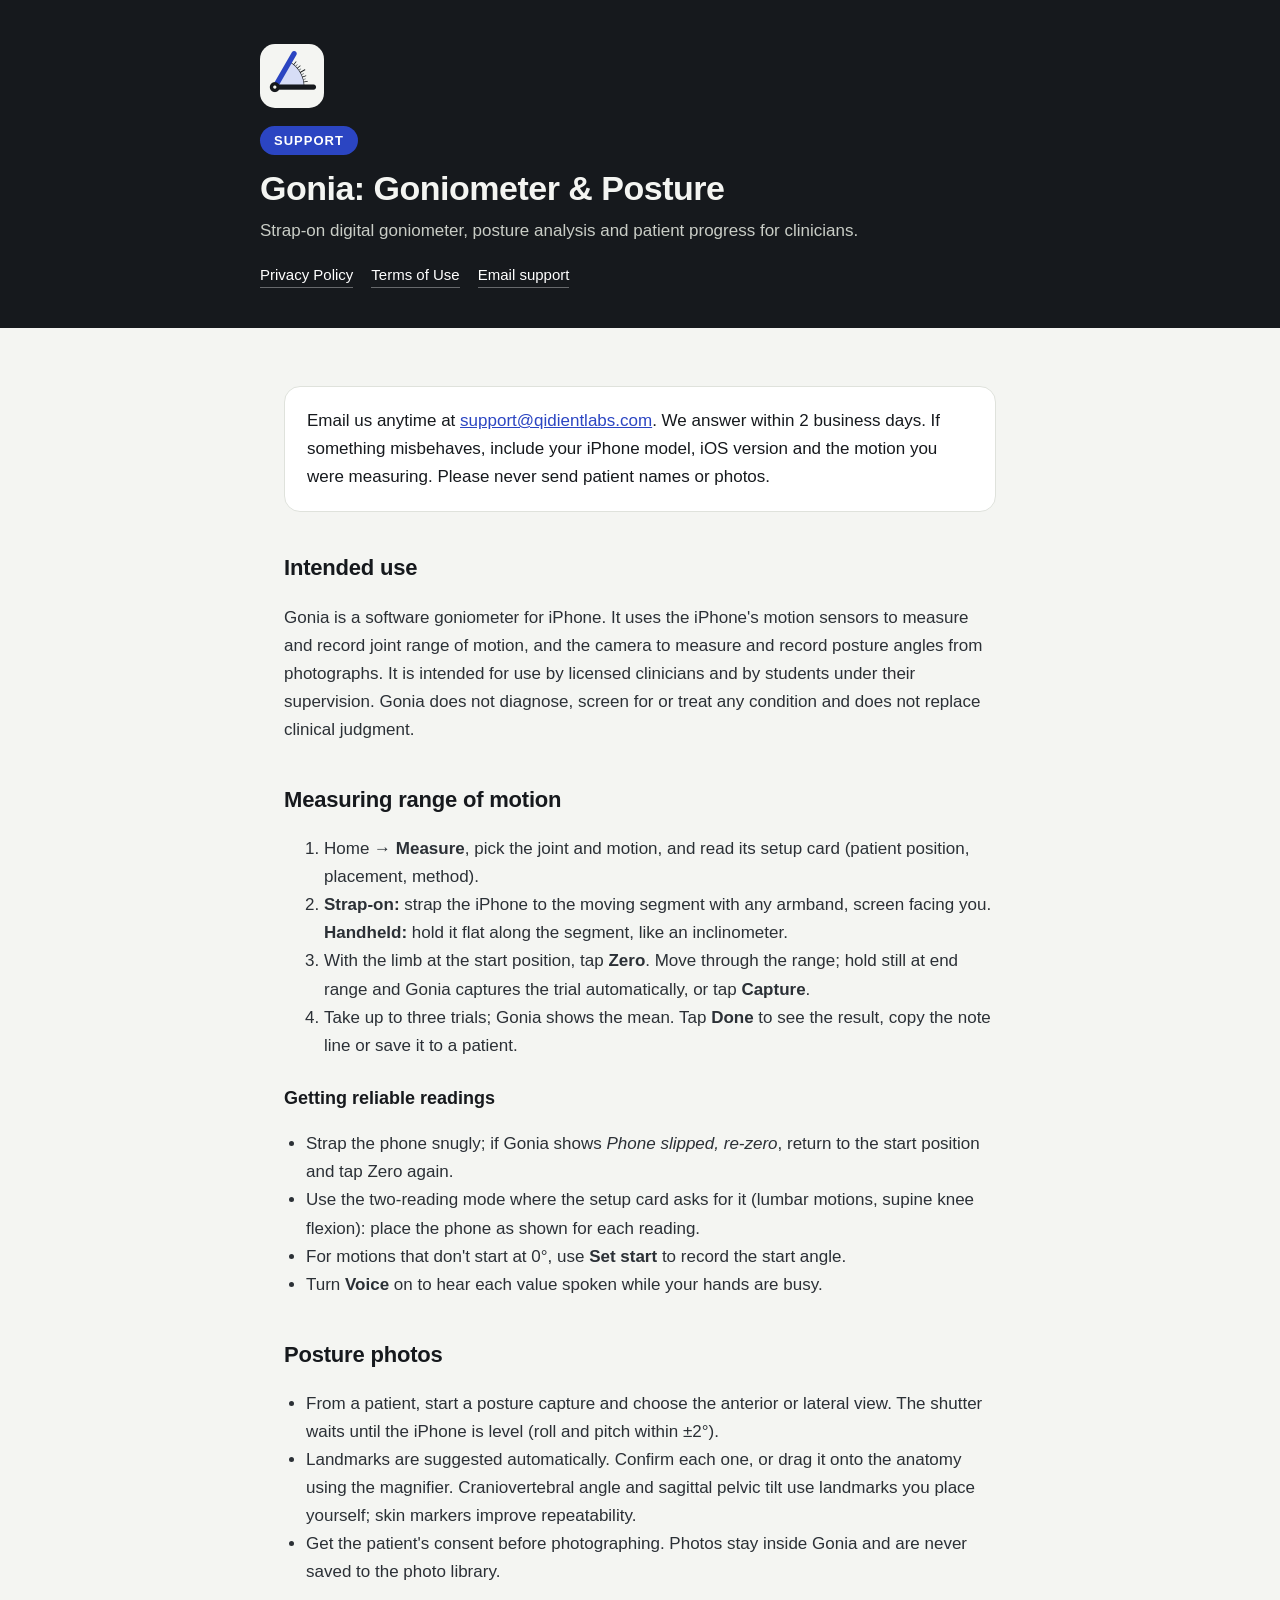
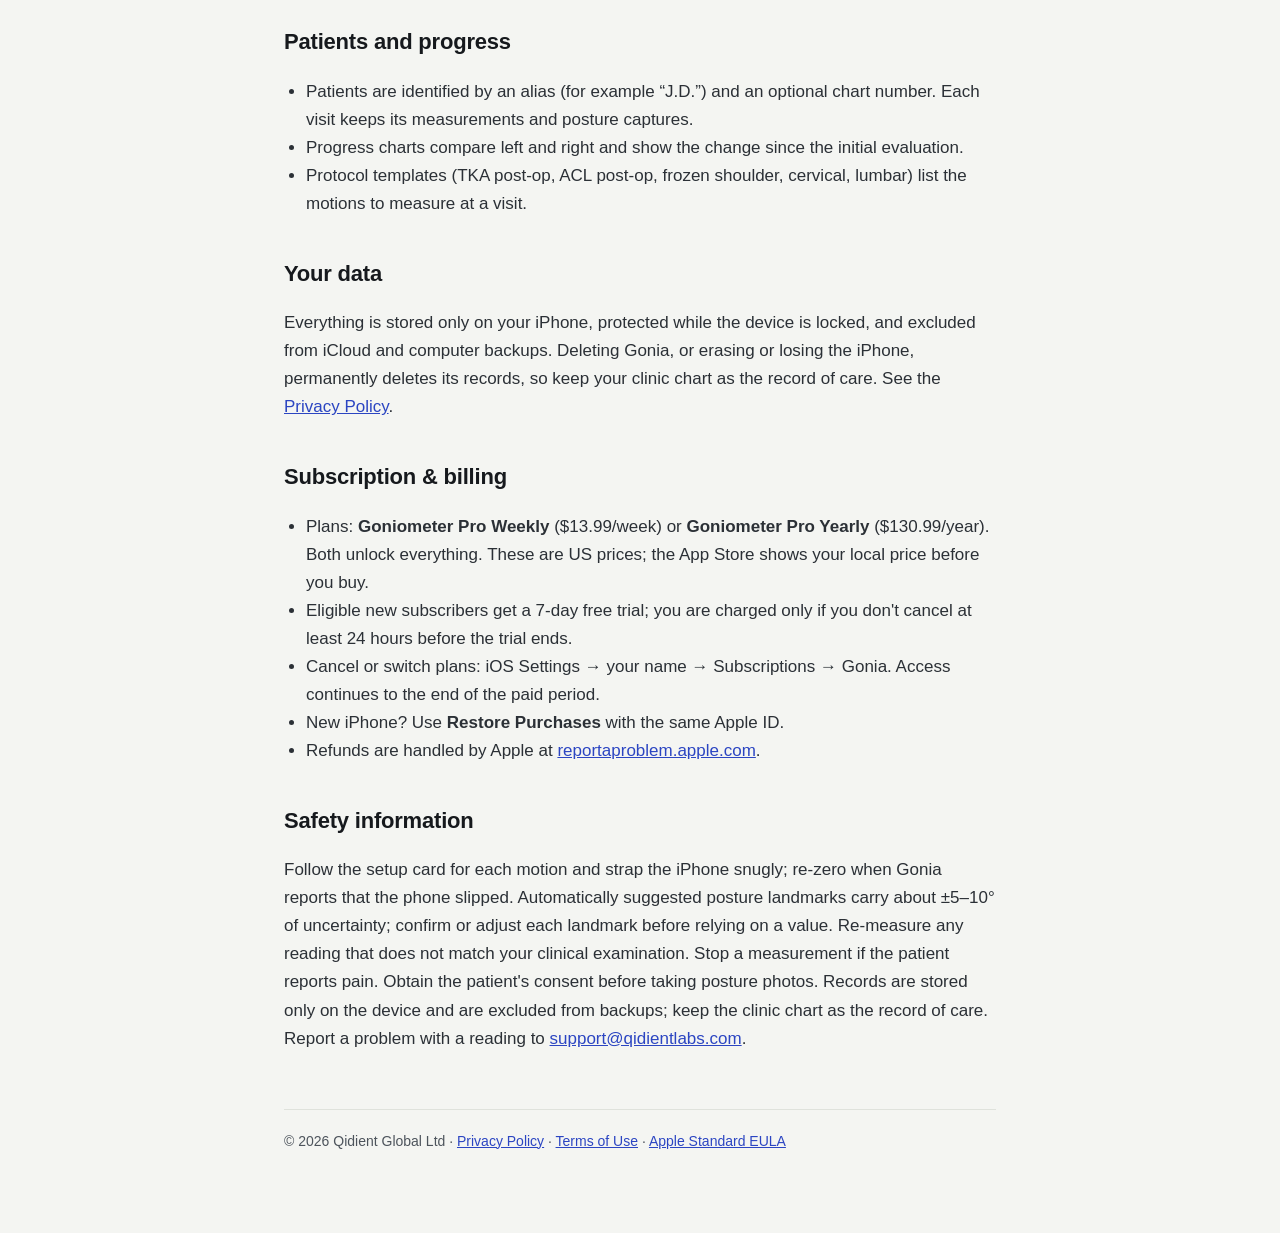
<file: index.html>
<!DOCTYPE html>
<html lang="en">
<head>
<meta charset="utf-8">
<meta name="viewport" content="width=device-width, initial-scale=1">
<title>Support — Gonia: Goniometer &amp; Posture</title>
<meta name="description" content="Support and instructions for Gonia, the strap-on digital goniometer and posture analysis app for physical therapists and chiropractors.">
<link rel="stylesheet" href="styles.css">
</head>
<body>
<header><div class="wrap">
  <img src="icon.png" alt="Gonia app icon">
  <span class="pill">SUPPORT</span>
  <h1>Gonia: Goniometer &amp; Posture</h1>
  <p>Strap-on digital goniometer, posture analysis and patient progress for clinicians.</p>
  <nav class="top"><a href="privacy.html">Privacy Policy</a><a href="terms.html">Terms of Use</a><a href="mailto:support@qidientlabs.com">Email support</a></nav>
</div></header>
<main>
  <div class="card">Email us anytime at <a href="mailto:support@qidientlabs.com">support@qidientlabs.com</a>.
  We answer within 2 business days. If something misbehaves, include your iPhone model, iOS version
  and the motion you were measuring. Please never send patient names or photos.</div>

  <h2>Intended use</h2>
  <p>Gonia is a software goniometer for iPhone. It uses the iPhone's motion sensors to measure and
  record joint range of motion, and the camera to measure and record posture angles from
  photographs. It is intended for use by licensed clinicians and by students under their
  supervision. Gonia does not diagnose, screen for or treat any condition and does not replace
  clinical judgment.</p>

  <h2>Measuring range of motion</h2>
  <ol>
    <li>Home → <strong>Measure</strong>, pick the joint and motion, and read its setup card (patient
    position, placement, method).</li>
    <li><strong>Strap-on:</strong> strap the iPhone to the moving segment with any armband, screen
    facing you. <strong>Handheld:</strong> hold it flat along the segment, like an inclinometer.</li>
    <li>With the limb at the start position, tap <strong>Zero</strong>. Move through the range; hold
    still at end range and Gonia captures the trial automatically, or tap <strong>Capture</strong>.</li>
    <li>Take up to three trials; Gonia shows the mean. Tap <strong>Done</strong> to see the result,
    copy the note line or save it to a patient.</li>
  </ol>
  <h3>Getting reliable readings</h3>
  <ul>
    <li>Strap the phone snugly; if Gonia shows <em>Phone slipped, re-zero</em>, return to the start
    position and tap Zero again.</li>
    <li>Use the two-reading mode where the setup card asks for it (lumbar motions, supine knee
    flexion): place the phone as shown for each reading.</li>
    <li>For motions that don't start at 0°, use <strong>Set start</strong> to record the start
    angle.</li>
    <li>Turn <strong>Voice</strong> on to hear each value spoken while your hands are busy.</li>
  </ul>

  <h2>Posture photos</h2>
  <ul>
    <li>From a patient, start a posture capture and choose the anterior or lateral view. The shutter
    waits until the iPhone is level (roll and pitch within ±2°).</li>
    <li>Landmarks are suggested automatically. Confirm each one, or drag it onto the anatomy using
    the magnifier. Craniovertebral angle and sagittal pelvic tilt use landmarks you place yourself;
    skin markers improve repeatability.</li>
    <li>Get the patient's consent before photographing. Photos stay inside Gonia and are never saved
    to the photo library.</li>
  </ul>

  <h2>Patients and progress</h2>
  <ul>
    <li>Patients are identified by an alias (for example “J.D.”) and an optional chart number. Each
    visit keeps its measurements and posture captures.</li>
    <li>Progress charts compare left and right and show the change since the initial evaluation.</li>
    <li>Protocol templates (TKA post-op, ACL post-op, frozen shoulder, cervical, lumbar) list the
    motions to measure at a visit.</li>
  </ul>

  <h2>Your data</h2>
  <p>Everything is stored only on your iPhone, protected while the device is locked, and excluded
  from iCloud and computer backups. Deleting Gonia, or erasing or losing the iPhone, permanently
  deletes its records, so keep your clinic chart as the record of care. See the
  <a href="privacy.html">Privacy Policy</a>.</p>

  <h2>Subscription &amp; billing</h2>
  <ul>
    <li>Plans: <strong>Goniometer Pro Weekly</strong> ($13.99/week) or <strong>Goniometer Pro
    Yearly</strong> ($130.99/year). Both unlock everything. These are US prices; the App Store shows
    your local price before you buy.</li>
    <li>Eligible new subscribers get a 7-day free trial; you are charged only if you don't cancel at
    least 24 hours before the trial ends.</li>
    <li>Cancel or switch plans: iOS Settings → your name → Subscriptions → Gonia. Access continues to
    the end of the paid period.</li>
    <li>New iPhone? Use <strong>Restore Purchases</strong> with the same Apple ID.</li>
    <li>Refunds are handled by Apple at <a href="https://reportaproblem.apple.com">reportaproblem.apple.com</a>.</li>
  </ul>

  <h2>Safety information</h2>
  <p>Follow the setup card for each motion and strap the iPhone snugly; re-zero when Gonia reports
  that the phone slipped. Automatically suggested posture landmarks carry about ±5–10° of
  uncertainty; confirm or adjust each landmark before relying on a value. Re-measure any reading
  that does not match your clinical examination. Stop a measurement if the patient reports pain.
  Obtain the patient's consent before taking posture photos. Records are stored only on the device
  and are excluded from backups; keep the clinic chart as the record of care. Report a problem with
  a reading to <a href="mailto:support@qidientlabs.com">support@qidientlabs.com</a>.</p>

  <footer>© 2026 Qidient Global Ltd · <a href="privacy.html">Privacy Policy</a> ·
  <a href="terms.html">Terms of Use</a> ·
  <a href="https://www.apple.com/legal/internet-services/itunes/dev/stdeula/">Apple Standard EULA</a></footer>
</main>
</body>
</html>
</file>
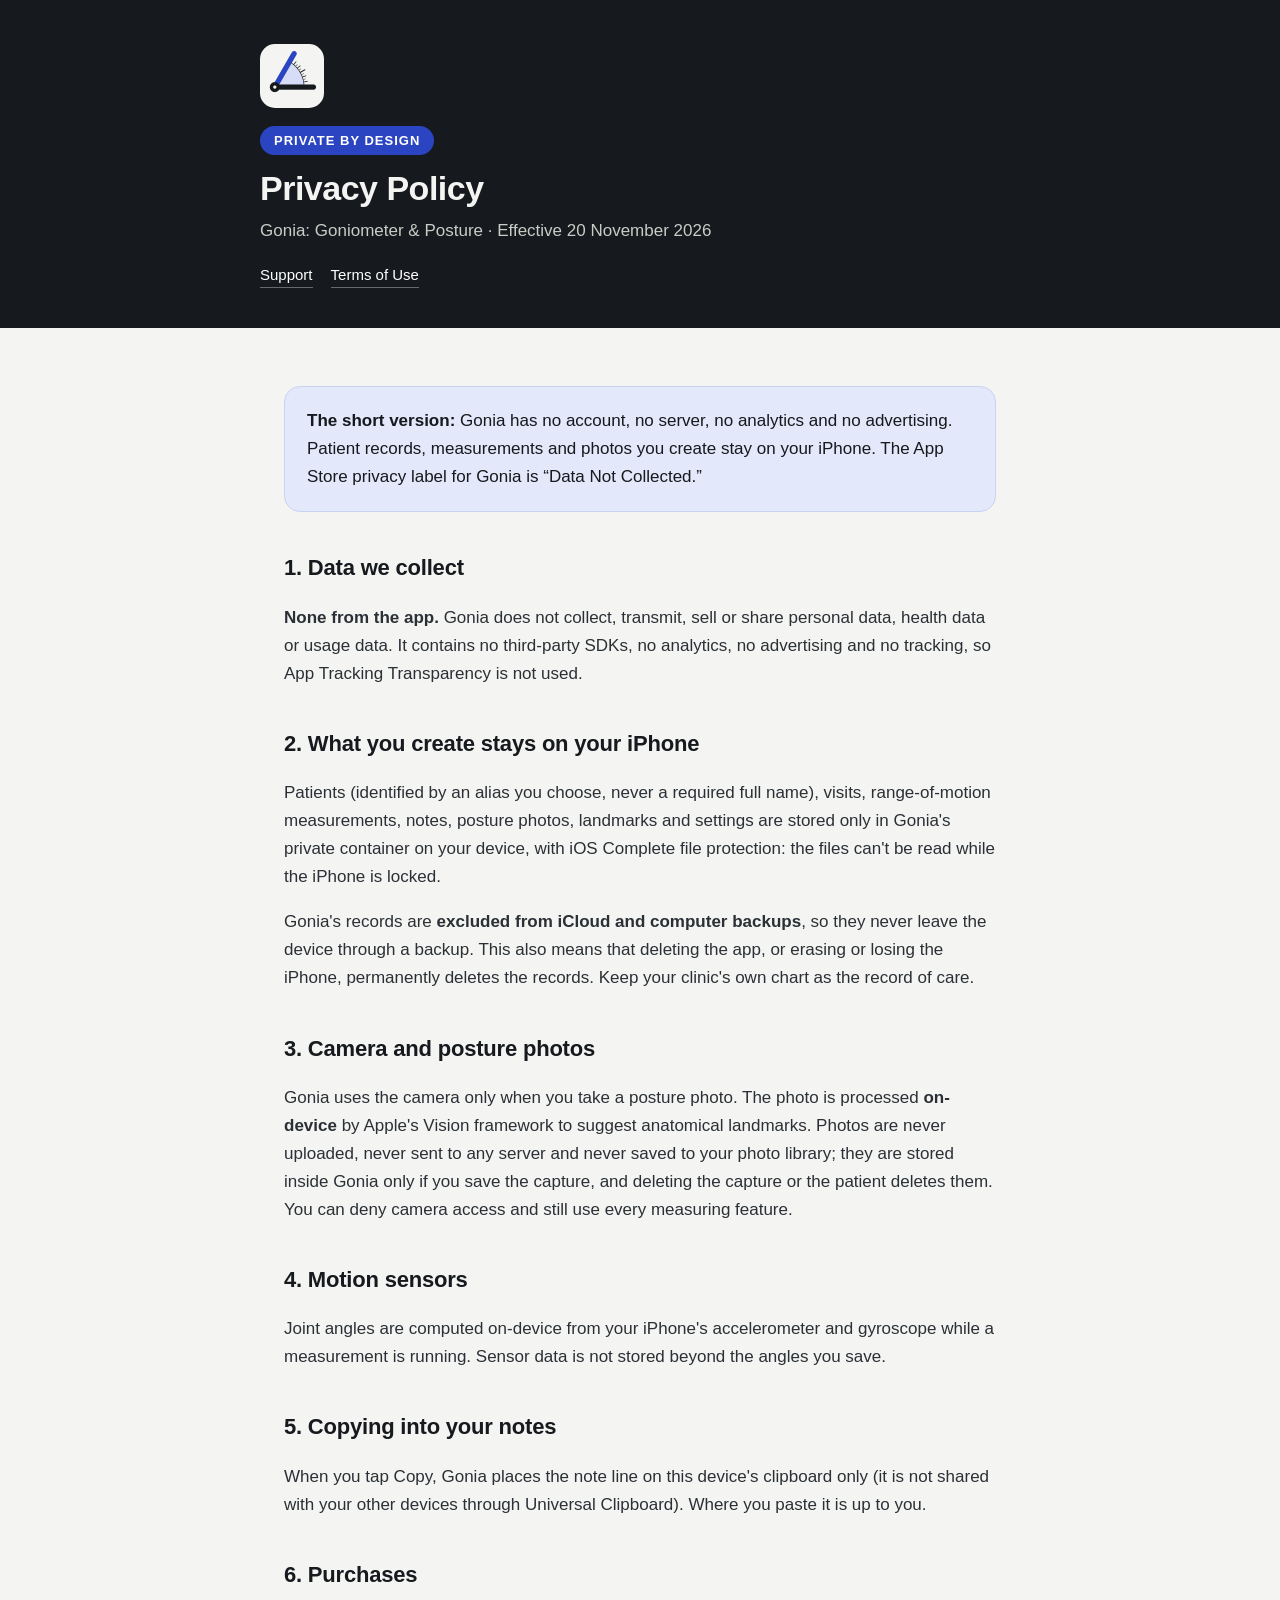
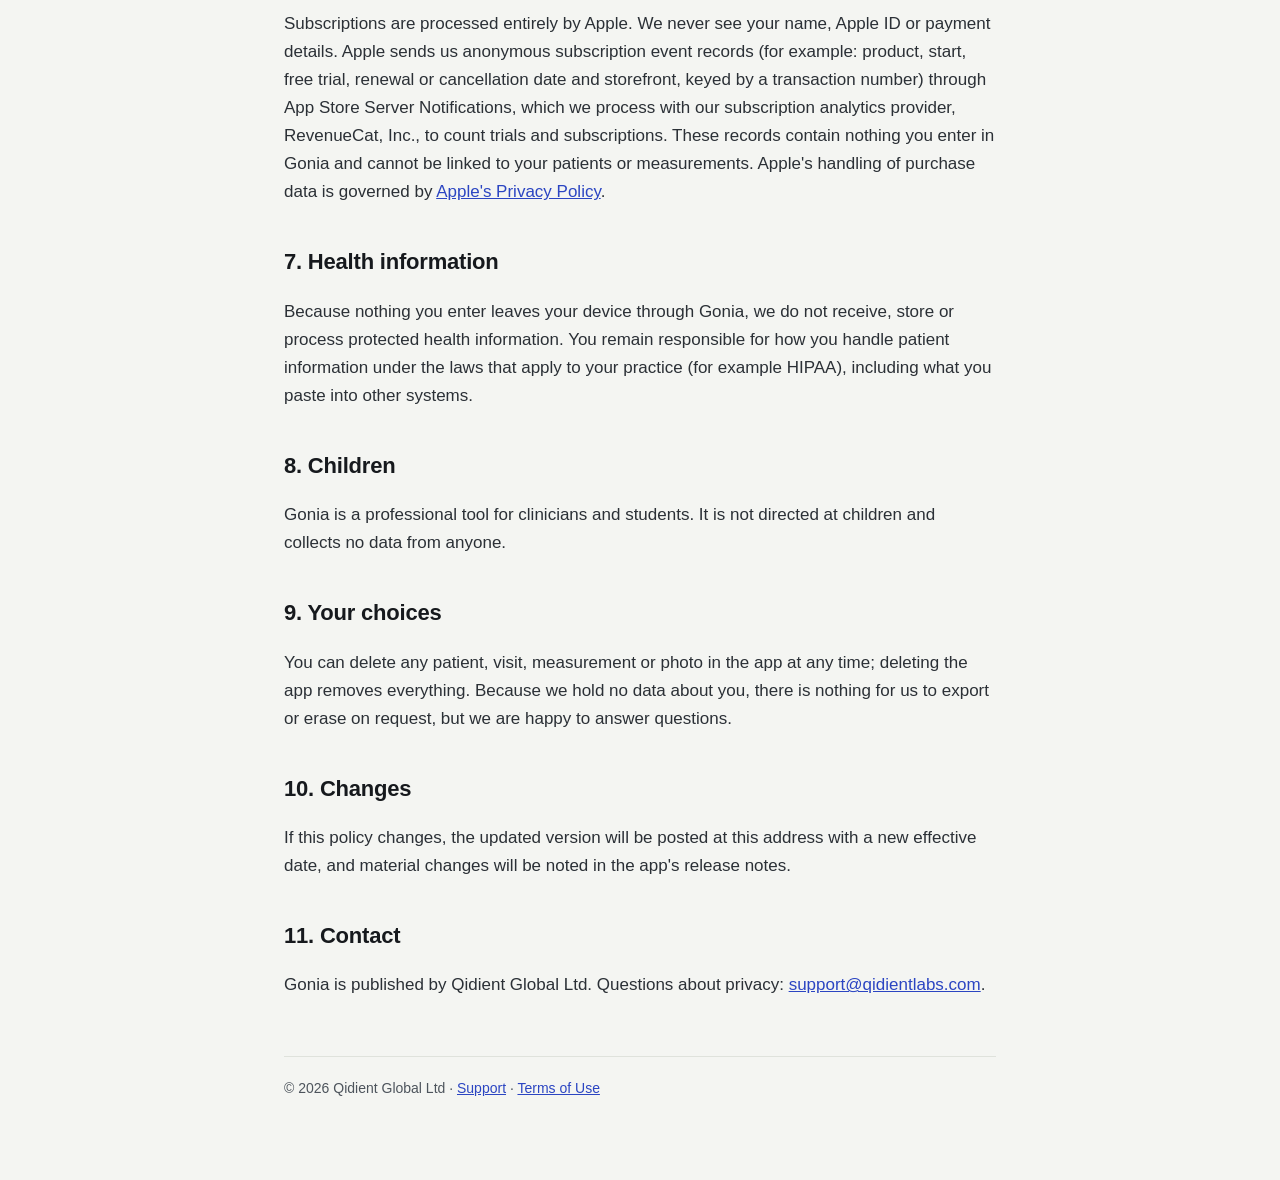
<file: privacy.html>
<!DOCTYPE html>
<html lang="en">
<head>
<meta charset="utf-8">
<meta name="viewport" content="width=device-width, initial-scale=1">
<title>Privacy Policy — Gonia: Goniometer &amp; Posture</title>
<link rel="stylesheet" href="styles.css">
</head>
<body>
<header><div class="wrap">
  <img src="icon.png" alt="">
  <span class="pill">PRIVATE BY DESIGN</span>
  <h1>Privacy Policy</h1>
  <p>Gonia: Goniometer &amp; Posture · Effective 20 November 2026</p>
  <nav class="top"><a href="./">Support</a><a href="terms.html">Terms of Use</a></nav>
</div></header>
<main>
  <div class="card note"><strong>The short version:</strong> Gonia has no account, no server, no
  analytics and no advertising. Patient records, measurements and photos you create stay on your
  iPhone. The App Store privacy label for Gonia is “Data Not Collected.”</div>

  <h2>1. Data we collect</h2>
  <p><strong>None from the app.</strong> Gonia does not collect, transmit, sell or share personal
  data, health data or usage data. It contains no third-party SDKs, no analytics, no advertising and
  no tracking, so App Tracking Transparency is not used.</p>

  <h2>2. What you create stays on your iPhone</h2>
  <p>Patients (identified by an alias you choose, never a required full name), visits, range-of-motion
  measurements, notes, posture photos, landmarks and settings are stored only in Gonia's private
  container on your device, with iOS Complete file protection: the files can't be read while the
  iPhone is locked.</p>
  <p>Gonia's records are <strong>excluded from iCloud and computer backups</strong>, so they never
  leave the device through a backup. This also means that deleting the app, or erasing or losing
  the iPhone, permanently deletes the records. Keep your clinic's own chart as the record of care.</p>

  <h2>3. Camera and posture photos</h2>
  <p>Gonia uses the camera only when you take a posture photo. The photo is processed
  <strong>on-device</strong> by Apple's Vision framework to suggest anatomical landmarks. Photos are
  never uploaded, never sent to any server and never saved to your photo library; they are stored
  inside Gonia only if you save the capture, and deleting the capture or the patient deletes them.
  You can deny camera access and still use every measuring feature.</p>

  <h2>4. Motion sensors</h2>
  <p>Joint angles are computed on-device from your iPhone's accelerometer and gyroscope while a
  measurement is running. Sensor data is not stored beyond the angles you save.</p>

  <h2>5. Copying into your notes</h2>
  <p>When you tap Copy, Gonia places the note line on this device's clipboard only (it is not shared
  with your other devices through Universal Clipboard). Where you paste it is up to you.</p>

  <h2>6. Purchases</h2>
  <p>Subscriptions are processed entirely by Apple. We never see your name, Apple ID or payment
  details. Apple sends us anonymous subscription event records (for example: product, start, free
  trial, renewal or cancellation date and storefront, keyed by a transaction number) through App
  Store Server Notifications, which we process with our subscription analytics provider,
  RevenueCat, Inc., to count trials and subscriptions. These records contain nothing you enter in
  Gonia and cannot be linked to your patients or measurements. Apple's handling of purchase data is
  governed by <a href="https://www.apple.com/legal/privacy/">Apple's Privacy Policy</a>.</p>

  <h2>7. Health information</h2>
  <p>Because nothing you enter leaves your device through Gonia, we do not receive, store or process
  protected health information. You remain responsible for how you handle patient information under
  the laws that apply to your practice (for example HIPAA), including what you paste into other
  systems.</p>

  <h2>8. Children</h2>
  <p>Gonia is a professional tool for clinicians and students. It is not directed at children and
  collects no data from anyone.</p>

  <h2>9. Your choices</h2>
  <p>You can delete any patient, visit, measurement or photo in the app at any time; deleting the app
  removes everything. Because we hold no data about you, there is nothing for us to export or erase
  on request, but we are happy to answer questions.</p>

  <h2>10. Changes</h2>
  <p>If this policy changes, the updated version will be posted at this address with a new effective
  date, and material changes will be noted in the app's release notes.</p>

  <h2>11. Contact</h2>
  <p>Gonia is published by Qidient Global Ltd. Questions about privacy:
  <a href="mailto:support@qidientlabs.com">support@qidientlabs.com</a>.</p>

  <footer>© 2026 Qidient Global Ltd · <a href="./">Support</a> · <a href="terms.html">Terms of Use</a></footer>
</main>
</body>
</html>
</file>
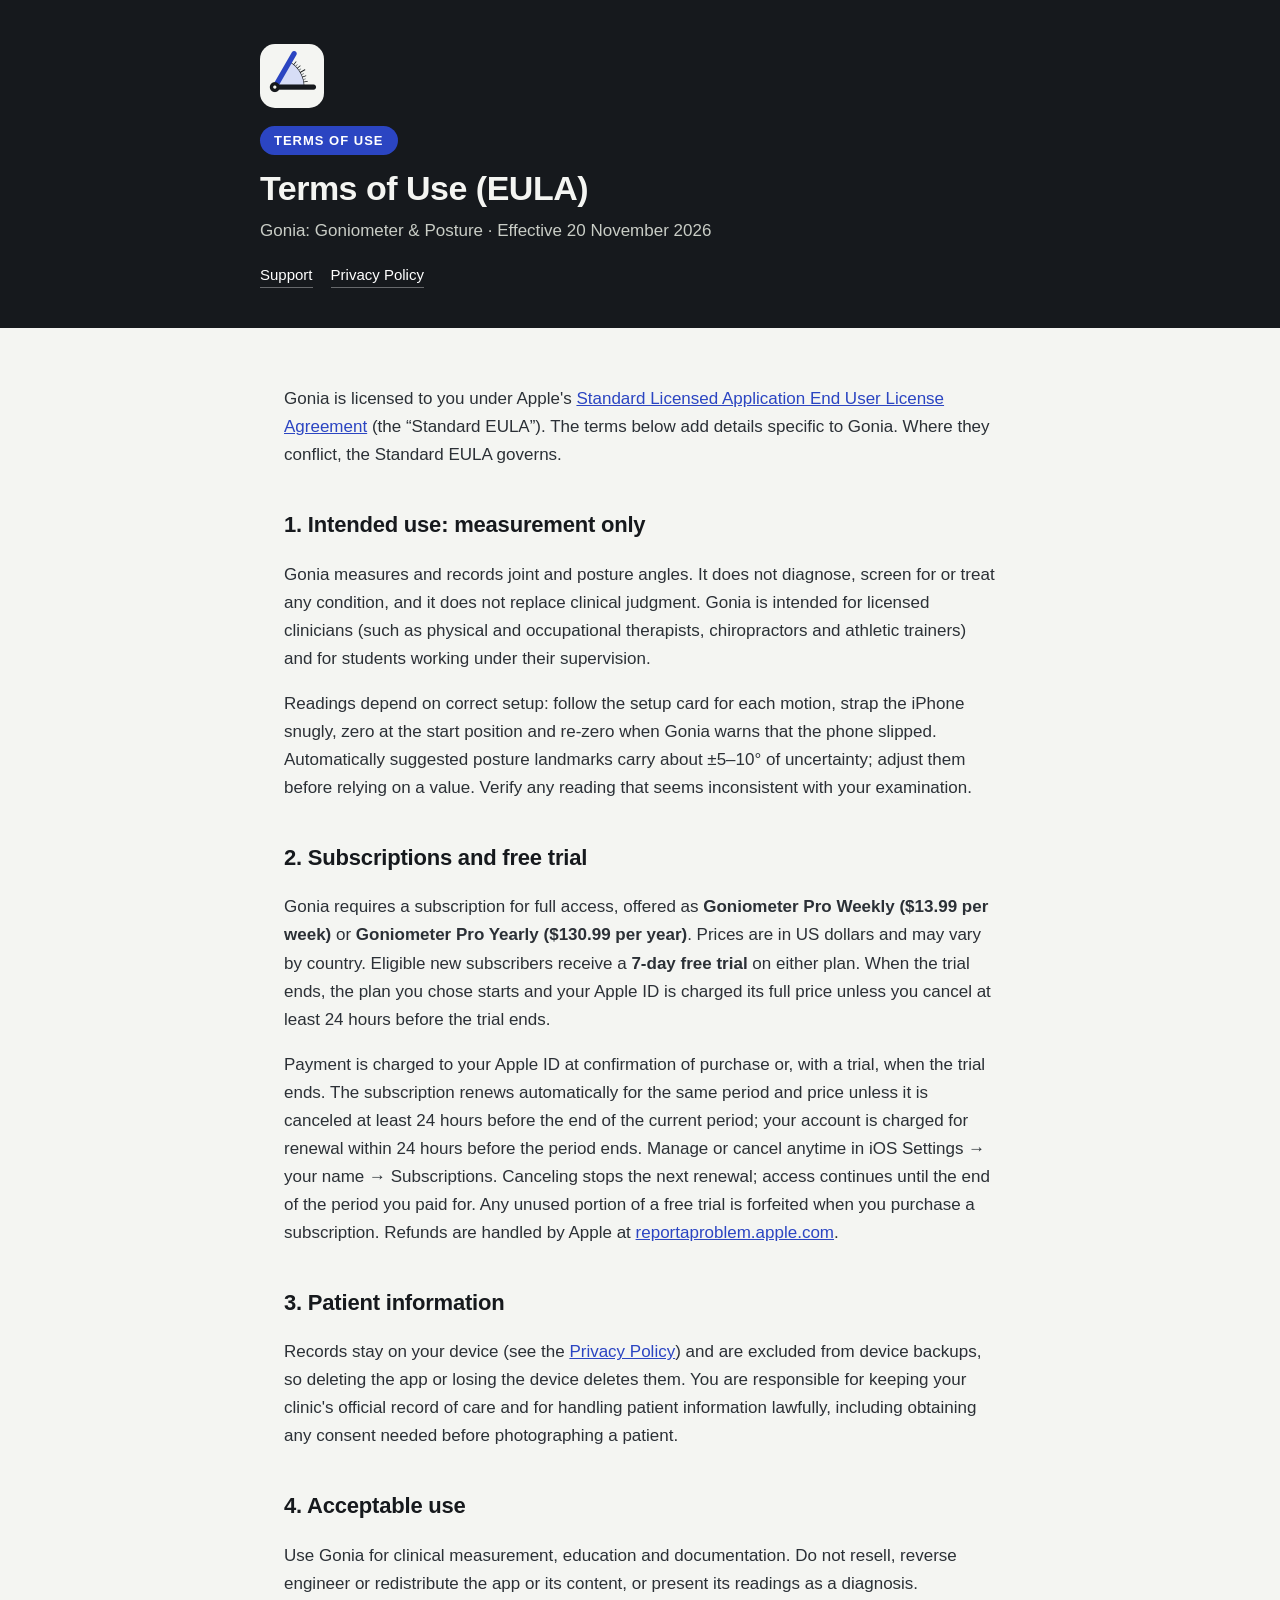
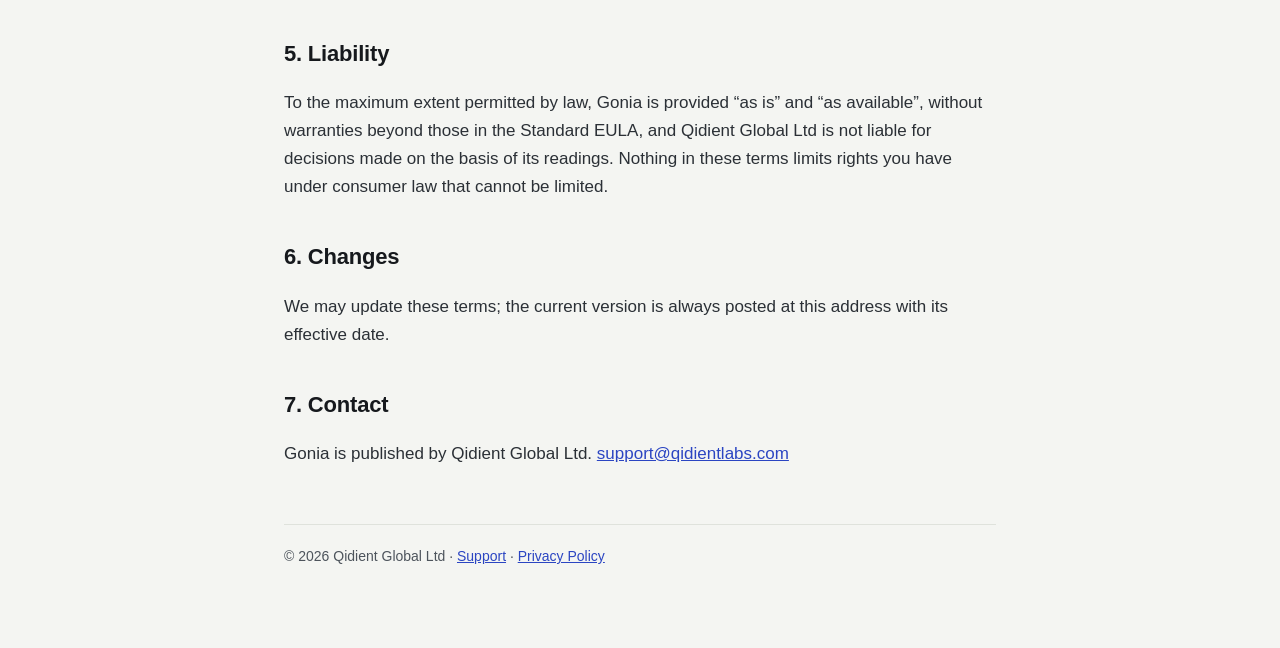
<file: terms.html>
<!DOCTYPE html>
<html lang="en">
<head>
<meta charset="utf-8">
<meta name="viewport" content="width=device-width, initial-scale=1">
<title>Terms of Use — Gonia: Goniometer &amp; Posture</title>
<link rel="stylesheet" href="styles.css">
</head>
<body>
<header><div class="wrap">
  <img src="icon.png" alt="">
  <span class="pill">TERMS OF USE</span>
  <h1>Terms of Use (EULA)</h1>
  <p>Gonia: Goniometer &amp; Posture · Effective 20 November 2026</p>
  <nav class="top"><a href="./">Support</a><a href="privacy.html">Privacy Policy</a></nav>
</div></header>
<main>
  <p>Gonia is licensed to you under Apple's
  <a href="https://www.apple.com/legal/internet-services/itunes/dev/stdeula/">Standard Licensed
  Application End User License Agreement</a> (the “Standard EULA”). The terms below add details
  specific to Gonia. Where they conflict, the Standard EULA governs.</p>

  <h2>1. Intended use: measurement only</h2>
  <p>Gonia measures and records joint and posture angles. It does not diagnose, screen for or treat
  any condition, and it does not replace clinical judgment. Gonia is intended for licensed
  clinicians (such as physical and occupational therapists, chiropractors and athletic trainers) and
  for students working under their supervision.</p>
  <p>Readings depend on correct setup: follow the setup card for each motion, strap the iPhone
  snugly, zero at the start position and re-zero when Gonia warns that the phone slipped.
  Automatically suggested posture landmarks carry about ±5–10° of uncertainty; adjust them before
  relying on a value. Verify any reading that seems inconsistent with your examination.</p>

  <h2>2. Subscriptions and free trial</h2>
  <p>Gonia requires a subscription for full access, offered as <strong>Goniometer Pro Weekly
  ($13.99 per week)</strong> or <strong>Goniometer Pro Yearly ($130.99 per year)</strong>. Prices
  are in US dollars and may vary by country. Eligible new subscribers receive a <strong>7-day free
  trial</strong> on either plan. When the trial ends, the plan you chose starts and your Apple ID is
  charged its full price unless you cancel at least 24 hours before the trial ends.</p>
  <p>Payment is charged to your Apple ID at confirmation of purchase or, with a trial, when the
  trial ends. The subscription renews automatically for the same period and price unless it is
  canceled at least 24 hours before the end of the current period; your account is charged for
  renewal within 24 hours before the period ends. Manage or cancel anytime in iOS Settings → your
  name → Subscriptions. Canceling stops the next renewal; access continues until the end of the
  period you paid for. Any unused portion of a free trial is forfeited when you purchase a
  subscription. Refunds are handled by Apple at
  <a href="https://reportaproblem.apple.com">reportaproblem.apple.com</a>.</p>

  <h2>3. Patient information</h2>
  <p>Records stay on your device (see the <a href="privacy.html">Privacy Policy</a>) and are excluded
  from device backups, so deleting the app or losing the device deletes them. You are responsible for
  keeping your clinic's official record of care and for handling patient information lawfully,
  including obtaining any consent needed before photographing a patient.</p>

  <h2>4. Acceptable use</h2>
  <p>Use Gonia for clinical measurement, education and documentation. Do not resell, reverse
  engineer or redistribute the app or its content, or present its readings as a diagnosis.</p>

  <h2>5. Liability</h2>
  <p>To the maximum extent permitted by law, Gonia is provided “as is” and “as available”, without
  warranties beyond those in the Standard EULA, and Qidient Global Ltd is not liable for decisions
  made on the basis of its readings. Nothing in these terms limits rights you have under consumer
  law that cannot be limited.</p>

  <h2>6. Changes</h2>
  <p>We may update these terms; the current version is always posted at this address with its
  effective date.</p>

  <h2>7. Contact</h2>
  <p>Gonia is published by Qidient Global Ltd.
  <a href="mailto:support@qidientlabs.com">support@qidientlabs.com</a></p>

  <footer>© 2026 Qidient Global Ltd · <a href="./">Support</a> · <a href="privacy.html">Privacy Policy</a></footer>
</main>
</body>
</html>
</file>
<file: styles.css>
:root { color-scheme: light; --ink: #16191D; --ink2: #4D545C; --canvas: #F4F5F2; --card: #FFFFFF; --line: #DFE2DC; --accent: #2B45C2; --tint: #E3E8FA; }
* { box-sizing: border-box; }
body { font: 17px/1.65 -apple-system, "SF Pro Text", "Segoe UI", Roboto, sans-serif; margin: 0; background: var(--canvas); color: var(--ink); }
header { background: var(--ink); color: var(--canvas); padding: 44px 24px 40px; }
header .wrap, main { max-width: 760px; margin: 0 auto; }
header img { width: 64px; height: 64px; border-radius: 15px; display: block; margin-bottom: 18px; }
main { padding: 40px 24px 80px; }
h1 { font-size: 34px; line-height: 1.15; margin: 0 0 8px; letter-spacing: -0.5px; }
header p { margin: 0; color: #C9CDC6; }
h2 { font-size: 22px; margin: 38px 0 10px; letter-spacing: -0.2px; }
h3 { font-size: 18px; margin: 24px 0 6px; }
p, li { color: #2B3036; }
ul { padding-left: 22px; }
a { color: var(--accent); }
.pill { display: inline-block; background: var(--accent); color: #fff; border-radius: 999px; padding: 4px 14px; font-size: 13px; font-weight: 700; letter-spacing: 1px; margin-bottom: 14px; }
.card { background: var(--card); border: 1px solid var(--line); border-radius: 16px; padding: 20px 22px; margin: 18px 0; }
.card.note { background: var(--tint); border-color: #C9D2F3; }
nav.top { display: flex; gap: 18px; flex-wrap: wrap; margin-top: 18px; font-size: 15px; }
nav.top a { color: #fff; text-decoration: none; border-bottom: 1px solid rgba(255,255,255,.35); }
footer { font-size: 14px; color: var(--ink2); margin-top: 56px; border-top: 1px solid var(--line); padding-top: 20px; }
@media (max-width: 520px) { h1 { font-size: 28px; } body { font-size: 16px; } }
</file>
